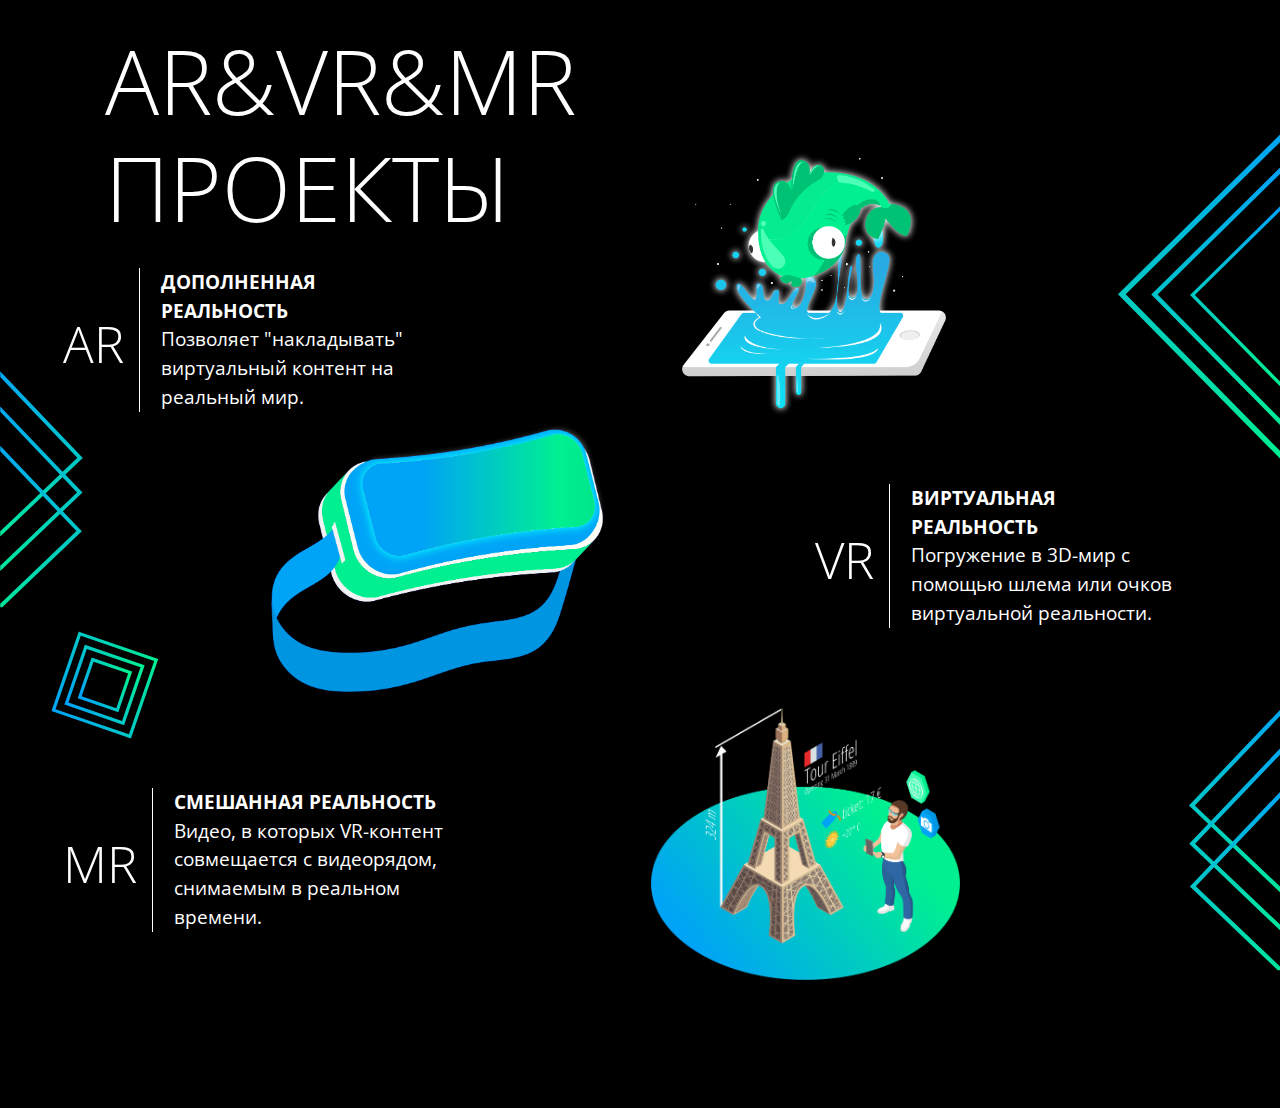
<file: refactor.html>
<!DOCTYPE html>
<html lang="en">
<head>
    <meta charset="UTF-8">
    <link rel="stylesheet" href="https://stackpath.bootstrapcdn.com/bootstrap/4.3.1/css/bootstrap.min.css"
          integrity="sha384-ggOyR0iXCbMQv3Xipma34MD+dH/1fQ784/j6cY/iJTQUOhcWr7x9JvoRxT2MZw1T" crossorigin="anonymous">
    <link href="https://fonts.googleapis.com/css?family=IBM+Plex+Sans|Open+Sans" rel="stylesheet">
    <link href="style.css" rel="stylesheet">
    <link rel="stylesheet" href="revealator/fm.revealator.jquery.min.css">
    <link rel="stylesheet" media="only screen and (color)" href="modern-styles.css"/>
    <meta charset="UTF-8">
    <meta name="viewport" content="width=device-width, initial-scale=1">
    <title>Title</title>
</head>
<body>

<div class="container-fluid">
    <div class=" projects_block">
        <div class="projects_block_right_side">
            <div class="row">
                <div class="col-12 ">
                    <p class="display-1">AR&VR&MR<br>ПРОЕКТЫ</p>
                </div>
            </div>

            <div class="row ar-row">
                <div class="col-xs-12 col-md-4 d-flex align-items-center">
                    <h1 class="display-3">AR</h1>
                    <!--</div>-->
                    <!--<div class="col-auto d-flex align-items-center">-->
                    <p class="text__lead">
                        <strong>ДОПОЛНЕННАЯ РЕАЛЬНОСТЬ</strong>
                        <br>
                        Позволяет "накладывать" виртуальный контент на реальный мир.
                    </p>
                </div>
                <div class="col-6 col-xs-12">
                    <img class="logo_lead AR" id="logo_AR" src="img/2.png" alt="AR"/>
                </div>
            </div>
        <!--</div>-->


        <div class="row vr-row ">
            <div class="col-xs-12 col-md-8 order-2">
            <img class="logo_lead VR" id="logo_VR" src="img/1.png" alt="VR"/>
            </div>
            <div class="col-xs-12 col-md-4 order-md-2 d-flex align-items-center justify-content-between">
                <h1 class="display-3">VR</h1>
                <!--<div class="col-auto">-->
                    <p class="text__lead">
                        <strong>ВИРТУАЛЬНАЯ РЕАЛЬНОСТЬ</strong>
                        <br>
                        Погружение в 3D-мир с помощью шлема или очков виртуальной реальности.
                    </p>
                </div>
                <!--<div class="d-flex align-items-center">-->
                <!--</div>-->
            </div>
        <!--</div>-->
        <div class="row mr-row">
            <div class="col-xs-12 col-md-4 d-flex align-items-center">
                <h1 class="display-3">MR</h1>
                <!--<div class="col-auto d-flex align-items-center">-->
                    <p class="text__lead">
                        <strong>СМЕШАННАЯ РЕАЛЬНОСТЬ</strong>
                        <br>
                        Видео, в которых VR-контент совмещается с видеорядом, снимаемым в реальном времени.
                    </p>
                <!--</div>-->
            </div>
            <div class="col-xs-12 d-flex align-items-center">
            <img class="logo_lead MR" id="logo_MR" src="img/3.png" alt="MR"/>
            </div>
        </div>
    </div>
</div>
</div>


</body>
</html>
</file>
<file: style.css>
* {
    font-family: 'Open Sans', sans-serif;
    /*font-size: 13px;*/
}

.container-fluid {
    padding: 0;
}

.container-fluid  .col-auto {
    padding: 0;
}
body{
    width: 100%;
}
.col {
    padding: 0;
}

.row {
    margin-right: 0;
    margin-left: 0;
}

a, a:hover {
    color:white;
    text-decoration: none;
}

.nav-link {
    /*font-size: 1.2em;*/
    /*font-weight: 100;*/
    /*padding-bottom: 0;*/
    font-size: 0.96em;
    font-weight: 100;
    padding: 0.4em 1em 0 1em;
}

.menu {
    width: 100%;
    background-color: black;
    color: white;
    padding:0 0.5em 0.1em 0.5em;
    position: relative;
    display: -ms-flexbox;
    display: flex;
    -ms-flex-wrap: wrap;
    flex-wrap: wrap;
    -ms-flex-align: center;
    align-items: center;
    -ms-flex-pack: justify;
    justify-content: space-between;
    font-size: 14px;
    position: -webkit-sticky;
    position: sticky;
    top: 0;
    z-index: 1020;
}

.logo_menu {
    height: 3em;
    width: 9em;
    /*height: 40px;*/
    /*width: 150px;*/
    margin: 0.5em;
}

.msg_logo {
    /*height: 3em;*/
    /*width: 3em;*/
    /*margin: 0 1.6em;*/
    height: 2.3em;
    margin: 0.4em;
}

.menu__navbar {
    padding-top: 1em;
    display: -ms-flexbox;
    display: flex;
    -ms-flex-wrap: wrap;
    /*flex-wrap: wrap;*/
    padding-left: 0;
    margin-bottom: 0;
    list-style: none;
}

.text__lead {
    width: 20em;
    border-left: 0.1em solid white;
    padding: 0 0 0 1.1em;
    font-size: 1.2em;
    /*color:red;*/
}


.projects_block_right_side {
    background-image: url("img/fffon2.svg");
    /*max-width: 100%;*/
    background-size: 140%;
    background-position: center right;
    background-repeat: no-repeat;
    color: white;
    /*padding-bottom: 2em;*/
    /*background-color: black;*/

}

.projects_block {
    display:block;
    /*background-color: none;*/
    background-image: url("img/fffon1.svg");
    /*background-size: cover;*/
    background-size: 140%;

    /*background-size: 50%;*/
    background-position: center left;
    background-color: black;
    background-repeat: no-repeat;
    /*padding-bottom: 2em;*/
}


.display-1 {
    /*width:100%;*/
    /*margin: 0;*/
    margin-top: 0.3em;
    margin-left: 1em;
    margin-bottom: 0.2em;
    /*font-size: 6em;*/
    font-weight: 300;
    line-height: 1.2;
    font-size: calc(2em + 4.5vw);
}

.display-3 {
    font-size: calc(2em + 1.5vw);
    margin-right: 0.3em;
}

.ar-row > .logo_lead {
    height: 20em;
}

.logo_lead {
    height: 17em;
    position: relative;
    /*margin: 0 2.6em;*/
}

.AR {
    /*top: -8em;*/
    /*left: 4em;*/
    /*height: 14em;*/
    top: 0;
    left:0;

}


.VR {
    /*top: -1em;*/
    /*left: 16em;*/
    /*height: 12em;*/

    top: 0;
    left: 0;
}

.MR {
    top: 0;
    left: 0;
    /*height: 12em;*/

}

.logo_lead_left {
    position: relative;
    left: -14em;
}

.vr-row {
    margin-right: 5em;
    margin-bottom: 14em;

}

.mr-row {
    margin-top: -10em;
    margin-left:3em;
    margin-bottom: 6em;
}

.ar-row {
    margin-left: 3em;
    margin-top: 0;

    /*margin-bottom: 8em;*/

}

video {
    position: absolute;
    opacity: 0;
    background-color: black;
    width: 100%;
    overflow: hidden;
    z-index: -1;
}

.form-row {
    background-color: black;
    /*background-color: rgba(0, 0, 0, 0.45);*/
    color:white;
}

.form-card {
    padding: 1em 1em 1em 1em;
    margin: 2em;
    /*background-color: rgba(0, 0, 0, 0.75);*/
    background-color: rgba(253, 253, 253, 0.24);

    /*color: white;*/
}

.form-group > .form-control {
    background-color: rgba(253, 253, 253, 0.27);

    /*background-color: rgba(0, 0, 0, 0.31);*/
    /*border-color: rgba(0, 0, 0, 0.41);*/
    /*color: white;*/
    /*background-color: rgba(255, 255, 255, 0.31);*/
    /*border-color: rgba(0, 0, 0, 0.41);*/
    color: white;
}

.form-group > .form-control:focus {
    background-color: rgba(253, 253, 253, 0.27);
    color:white;

}

.h3_text {
    margin: 0.5em;
    font-size: calc(1em + 1vw);
}

.text_form {
    margin: 1em 1em 1em 4em;

}

.sub_text_form {
    font-weight: 100;
    font-size: 0.7rem;
    text-align: center;
}


.form_lead {
     font-size: 1rem;
     /*font-weight: 200;*/
    float: right;
}

.form_lead_xl {
    font-size: 1.2em;
}

.row-grid {
    background-color: black;
    color: white;
}

.pic_grid {
    /*content: ' ';*/
    /*background-color: rgba(0, 0, 0, 0.7);*/
    /*height: 100%;*/
    opacity: 0.4;
    -webkit-transition: opacity 0.3s;
    -moz-transition: opacity 0.3s;
    -o-transition: opacity 0.3s;
    -ms-transition: opacity 0.3s;
    transition: opacity 0.3s;
    width: 100%;
    /*height: auto;*/
    display: block;
}

.grid {
    padding: 0;
    color: white ;
}

.pic_grid__text {
    opacity: 10;
    position: absolute;
    text-align: center;
    color: white;
    font-size: 1.2em;
    /* left: -4%; */
    width: 100%;
    /*height: 100px;*/
    vertical-align: middle;
    padding: 0 0.5em;
    /*top: 0;*/
    /*bottom: 0;*/
    margin: auto;
    top: 50%;
    transform: translateY(-50%);
}

.grid:hover .pic_grid{
    /*content: ' ';*/
    /*background-color: none;*/
    /*background-color: ;*/
    /*width: 100%;*/
    opacity: 1 ;
    /*-webkit-transition: opacity 0.3s;*/
    /*-moz-transition: opacity 0.3s;*/
    /*-o-transition: opacity 0.3s;*/
    /*-ms-transition: opacity 0.3s;*/
    /*transition: opacity 0.3s;*/
}

.grid:hover .pic_grid__text {
    opacity: 0;
    position: absolute;
    width: 100%;
    padding: 0 0.5em;
}

.grid:hover:after {
    opacity: 0;

}


.row_call_us {
    background-image: url("img/fon2_1.png");
    background-repeat: no-repeat;
    background-size: cover;
    background-attachment: fixed;
    background-position: top;
    padding: 5em 0;
    min-height: 350px;
}


.btn-success, .btn-success:focus {
    background-color: #00f091;
    border-color: #00f091;
    /*box-shadow: 0 0 5px 5px #00c776;*/
}

.btn-success:hover {
    color: #fff;
    background-color: #0ae6a0;
    border-color: #0ae6a0;
    /*box-shadow: 0 0 10px px #00bb6c;*/


}

.msg_logo_xl {
    height: 6em;
    width: 6em;
    margin: 0 1.6em;
}

.row-contacts {
    background: black;
    color: white;
    padding: 1.5em 0;
}

.row-round {
    padding-bottom: 2em;
    color: white;
    background-color: black;

}

.msg_logo_xs {
    height: 2em;
    /*width: 1em;*/
    margin: 1em;
}

.pic_round {
    height: 9em;
    margin: 2em 4em;
}

.text_round {
    width: 15em;
    margin: 1em;
    text-align: center;
}
</file>
<file: modern-styles.css>
@media (min-width: 576px) {

    .projects_block {
    /*margin-top: em;*/
    /*padding: 2rem 1rem;*/
    /*margin-bottom: 2rem;*/
    /*border-radius: 0.3rem;*/
    display:block;
    /*margin-bottom: 0;*/
    /*margin-top: 2em;*/
    background-image: url("img/left.svg");
    background-position: left;
    background-size: contain;
    background-color: black;
    background-repeat: no-repeat;
        background-attachment: scroll;

        padding-bottom: 2em;
    }

    .projects_block_right_side {
    background-image: url("img/right.svg");
    background-position: center right;
    background-attachment: scroll;
    background-size: contain;

    background-repeat: no-repeat;
    color: white;
    }


    .VR {
        /*top: -1em;*/
        /*left: 16em;*/
        margin-top: -1em;
        margin-left: 16em;
    }

    .AR {
        /*top: -8em;*/
        /*left: 13em;*/
        margin-top: -8em;
        margin-left: 13em;
        height: 19em;
    }

    .MR {
        /*top: -3em;*/
        margin-top: -3em;
        margin-left: 12em;
    }

    .msg_logo {
        height: 3em;
        width: 3em;
        margin: 0.5em 1em 0.5em 1em;
        /*height: 2.7em;*/
        /*margin: 0 1.1em;*/
    }

    .nav-link {
        font-size: 1.2em;
        font-weight: 100;
        padding-bottom: 0;
    }

    video {
        position: absolute;
        /*-webkit-opacity: 1;*/
        /*filter: alpha(opacity=1);*/
        opacity: 1;
        /*top: 0;*/
        /*left: 0;*/
        width: 100%;
        /*height: 100%;*/
        /*resizing: true;*/
        overflow: hidden;
        z-index: -1;
    }

    .form-row {
        background-color: rgba(0, 0, 0, 0.45);
        color:white;
    }

}

@media (min-width: 601px) {
    .menu_xs {
        opacity: 0;
        z-index: -2;
        position: absolute;
    }
}

@media (max-width: 600px ) {

    .revealator-fade, .revealator-slideright, .revealator-slideleft{
        transform: translate(0, 0);

        opacity: 1;
    }
    .AR {
        /*top: -8em;*/
        /*left: 4em;*/
        height: 14em;
        padding-left: 3em;
        /*top: 0;*/
        /*left: 5em;*/
    }

    .mr-row {
        padding-bottom: 0.3em;
        margin-bottom: 0;
    }

    .VR {
        /*top: -1em;*/
        /*left: 16em;*/
        height: 10em;

        top: 0;
        left: 0;
    }

    .vr-row-text-xs {
        padding-left: 4.4em;
    }

    .text__lead {
        font-size: 0.9em;
        width: 17em;
    }

    .MR {
        top: 0;
        padding-left: 4em;
        height: 12em;

    }
    /*.projects_block_right_side {*/
        /*background-image: url("img/right.svg");*/
        /*!*background-image: url("img/fon.svg");*!*/
        /*!*background-size: 50%;*!*/
        /*background-position: center right;*/
        /*background-attachment: fixed;*/
        /*background-size: contain;*/
        /*background-repeat: no-repeat;*/
        /*color: white;*/
    /*}*/

    /*.projects_block {*/
        /*!*margin-top: em;*!*/
        /*!*padding: 2rem 1rem;*!*/
        /*!*margin-bottom: 2rem;*!*/
        /*!*border-radius: 0.3rem;*!*/
        /*display:block;*/
        /*!*margin-bottom: 0;*!*/
        /*!*margin-top: 2em;*!*/
        /*background-image: url("img/left.svg");*/
        /*background-attachment: fixed;*/

        /*!*background-image: none;*!*/
        /*!*background-size: 50%;*!*/

        /*background-position: left;*/
        /*background-size: contain;*/
        /*background-color: black;*/
        /*background-repeat: no-repeat;*/
        /*padding-bottom: 2em;*/
    /*}*/

    .ar-row {
        margin-left: 0;
    }

    .vr-row {
        margin-right: 0;
    }

    .mr-row {
        margin-left: 0;
    }
    .text__lead {

    }

    .menu {
        opacity: 0;
        z-index: -4;
        position: absolute;
    }

    .menu_xs {
        text-align: right;
        background-color: black;
    }

    .logo_menu {
        height: 2em;
        width: 6em;
        /*height: 40px;*/
        /*width: 150px;*/

        margin: 0.5em;
    }

    .menu__icon {
        display: none;
        margin: 1em;
        width: 45px;
        height: 35px;
        position: relative;
        cursor: pointer;
    }

    .menu__icon span {
        display: block;
        position: absolute;
        height: 4px;
        width: 35px;
        background: linear-gradient(45deg, #00A4F6,#00F091);

        /*background: -moz-linear-gradient( #00A4F6,#00F091);*/
        border-radius: 9px;
        opacity: 1;
        left: 0;
        transform: rotate(0deg);
        transition: .25s ease-in-out;
    }

    .menu__icon span:nth-child(1) {
        top: 0px;
    }

    .menu__icon span:nth-child(2), .menu__icon span:nth-child(3) {
        top: 13px;
    }

    .menu__icon span:nth-child(4) {
        top: 26px;
    }

    .menu__links-item {
        display: inline-block;
        color: #333333;
        /*font-family: Arial;*/
        font-size: 14px;
        line-height: 30px;
        padding: 0 10px;
        text-transform: uppercase;
        text-decoration: none;
        cursor: pointer;
    }

    .menu__links-item:hover {
        /*text-decoration: underline;*/
    }

    .menu_xs.menu_state_open .menu__icon span:nth-child(1) {
        top: 18px;
        width: 0%;
        left: 50%;
    }

    .menu_xs.menu_state_open .menu__icon span:nth-child(2) {
        transform: rotate(45deg);
    }

    .menu_xs.menu_state_open .menu__icon span:nth-child(3) {
        transform: rotate(-45deg);
    }

    .menu_xs.menu_state_open .menu__icon span:nth-child(4) {
        top: 18px;
        width: 0%;
        left: 50%;
    }

    .menu_xs.menu_state_open .menu__links {
        display: block;
    }


    .menu__icon {
        display: inline-block;
    }

    .menu__links {
        position: fixed;
        display: none;
        top: 0;
        right: 0;
        left: 0;
        margin-top: 60px;
        background-color: rgba(0, 0, 0, 1);
        z-index: 1000;
        overflow: auto;
    }

    .menu__links-item {
        display: block;
        padding: 10px 0;
        text-align: center;
        color: #ffffff;
    }
}
</file>
